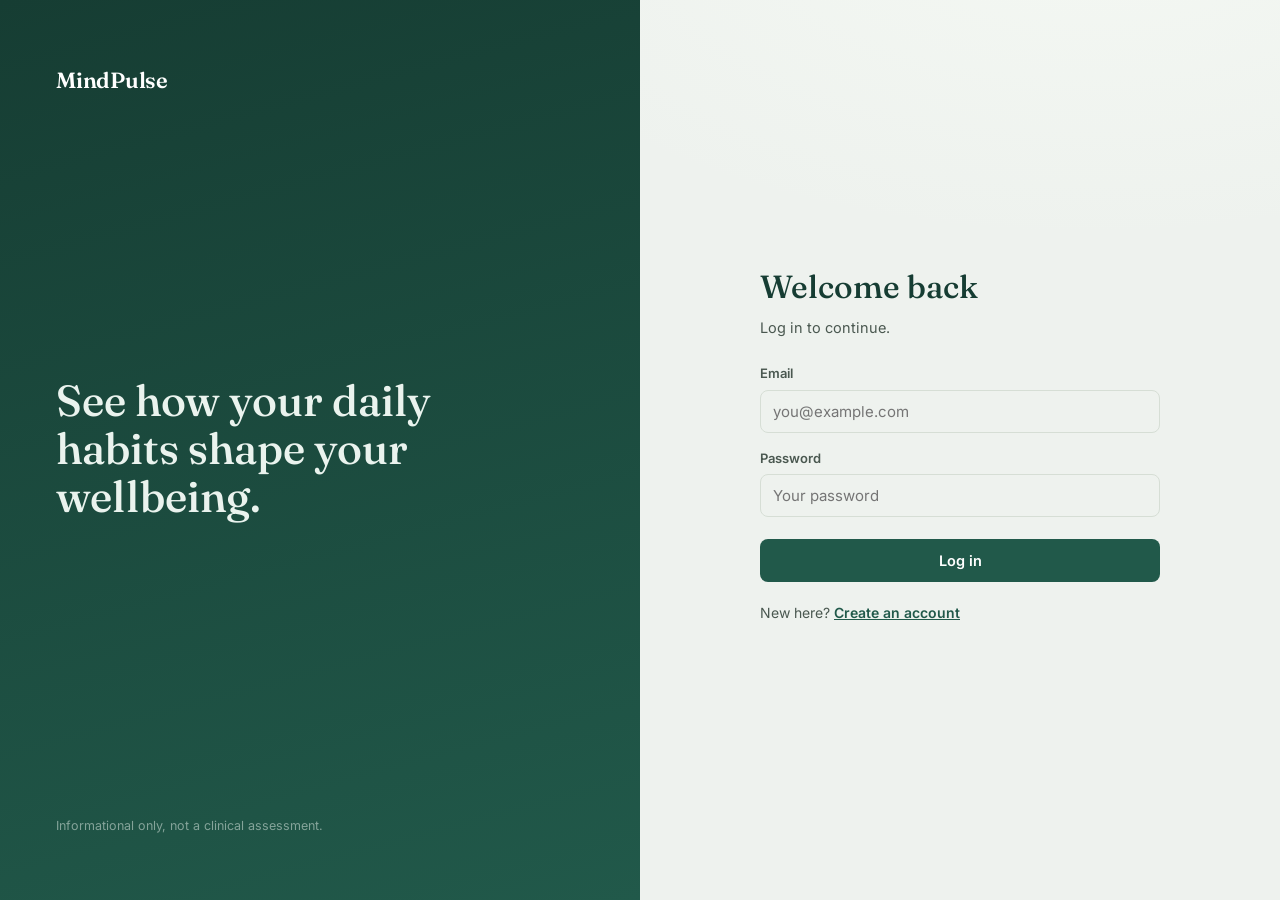
<file: index.html>
<!DOCTYPE html>
<html lang="en">
<head>
<meta charset="UTF-8" />
<meta name="viewport" content="width=device-width, initial-scale=1.0" />
<title>Mental Health Signal — Student Wellness Analytics</title>
<link rel="preconnect" href="https://fonts.googleapis.com">
<link rel="preconnect" href="https://fonts.gstatic.com" crossorigin>
<link href="https://fonts.googleapis.com/css2?family=Fraunces:ital,opsz,wght@0,9..144,400;0,9..144,500;0,9..144,600;1,9..144,500&family=Inter:wght@400;500;600;700&family=JetBrains+Mono:wght@400;500;700&display=swap" rel="stylesheet">
<link rel="stylesheet" href="style.css" />
<link rel="stylesheet" href="app.css" />
</head>
<body>

<div class="noise-overlay" aria-hidden="true"></div>
<div id="nav-root"></div>
<header class="site-header compact">
  <div class="header-inner">
    <span class="eyebrow">Student Wellness Analytics</span>
    <h1 class="title">Mental Health <em>Signal</em></h1>
    <p class="subtitle">A quick read on how habits, screen time, and stress are trending — modeled from your daily rhythm, not a diagnosis.</p>
  </div>
</header>

<main class="layout">

  <!-- FORM PANEL -->
  <section class="panel form-panel" aria-labelledby="form-heading">
    <form id="predict-form" novalidate>

      <fieldset class="group">
        <legend><span class="legend-index">01</span> Profile</legend>
        <div class="grid grid-3">
          <div class="field">
            <label for="age">Age</label>
            <input type="number" id="age" name="age" min="15" max="40" step="1" required placeholder="e.g. 21" />
            <span class="hint">15–40</span>
            <span class="error-msg" data-for="age"></span>
          </div>
          <div class="field">
            <label for="gender">Gender</label>
            <select id="gender" name="gender" required>
              <option value="" disabled selected hidden>Select</option>
              <option value="Male">Male</option>
              <option value="Female">Female</option>
            </select>
            <span class="error-msg" data-for="gender"></span>
          </div>
          <div class="field">
            <label for="country">Country</label>
            <input type="text" id="country" name="country" list="country-list" required placeholder="e.g. India" autocomplete="off" />
            <datalist id="country-list">
              <option value="India"></option>
              <option value="USA"></option>
              <option value="Canada"></option>
              <option value="Australia"></option>
              <option value="UK"></option>
              <option value="Germany"></option>
              <option value="Mexico"></option>
              <option value="Turkey"></option>
              <option value="France"></option>
            </datalist>
            <span class="hint">Not listed? Type it anyway.</span>
            <span class="error-msg" data-for="country"></span>
          </div>
        </div>
      </fieldset>

      <fieldset class="group">
        <legend><span class="legend-index">02</span> Academic &amp; Digital Habits</legend>
        <div class="grid grid-2">
          <div class="field">
            <label for="academic_level">Academic level</label>
            <select id="academic_level" name="academic_level" required>
              <option value="" disabled selected hidden>Select</option>
              <option value="High School">High School</option>
              <option value="Undergraduate">Undergraduate</option>
              <option value="Graduate">Graduate</option>
            </select>
            <span class="error-msg" data-for="academic_level"></span>
          </div>
          <div class="field">
            <label for="most_used_platform">Most-used platform</label>
            <select id="most_used_platform" name="most_used_platform" required>
              <option value="" disabled selected hidden>Select</option>
              <option value="Facebook">Facebook</option>
              <option value="Instagram">Instagram</option>
              <option value="Snapchat">Snapchat</option>
              <option value="Twitter">Twitter</option>
              <option value="YouTube">YouTube</option>
              <option value="TikTok">TikTok</option>
              <option value="LinkedIn">LinkedIn</option>
              <option value="LINE">LINE</option>
              <option value="KakaoTalk">KakaoTalk</option>
              <option value="VKontakte">VKontakte</option>
              <option value="WhatsApp">WhatsApp</option>
              <option value="WeChat">WeChat</option>
            </select>
            <span class="error-msg" data-for="most_used_platform"></span>
          </div>
          <div class="field">
            <label for="purpose_of_use">Primary purpose</label>
            <select id="purpose_of_use" name="purpose_of_use" required>
              <option value="" disabled selected hidden>Select</option>
              <option value="Networking">Networking</option>
              <option value="Education">Education</option>
              <option value="Entertainment">Entertainment</option>
              <option value="News">News</option>
            </select>
            <span class="error-msg" data-for="purpose_of_use"></span>
          </div>
          <div class="field">
            <label for="avg_daily_usage_hours">Avg. daily screen time</label>
            <div class="unit-input">
              <input type="number" id="avg_daily_usage_hours" name="avg_daily_usage_hours" min="0" max="16" step="0.1" required placeholder="0.0" />
              <span class="unit">hrs</span>
            </div>
            <span class="hint">0–16 hrs</span>
            <span class="error-msg" data-for="avg_daily_usage_hours"></span>
          </div>
          <div class="field">
            <label for="daily_unlocks">Daily phone unlocks</label>
            <input type="number" id="daily_unlocks" name="daily_unlocks" min="0" max="500" step="1" required placeholder="e.g. 60" />
            <span class="hint">0–500</span>
            <span class="error-msg" data-for="daily_unlocks"></span>
          </div>
        </div>
      </fieldset>

      <fieldset class="group">
        <legend><span class="legend-index">03</span> Lifestyle &amp; Stress</legend>
        <div class="grid grid-3">
          <div class="field">
            <label for="study_hours">Study hours / day</label>
            <div class="unit-input">
              <input type="number" id="study_hours" name="study_hours" min="0" max="16" step="0.1" required placeholder="0.0" />
              <span class="unit">hrs</span>
            </div>
            <span class="hint">0–16 hrs</span>
            <span class="error-msg" data-for="study_hours"></span>
          </div>
          <div class="field">
            <label for="physical_activity_hours">Physical activity / day</label>
            <div class="unit-input">
              <input type="number" id="physical_activity_hours" name="physical_activity_hours" min="0" max="8" step="0.1" required placeholder="0.0" />
              <span class="unit">hrs</span>
            </div>
            <span class="hint">0–8 hrs</span>
            <span class="error-msg" data-for="physical_activity_hours"></span>
          </div>
          <div class="field">
            <label for="sleep_hours_per_night">Sleep / night</label>
            <div class="unit-input">
              <input type="number" id="sleep_hours_per_night" name="sleep_hours_per_night" min="0" max="14" step="0.1" required placeholder="0.0" />
              <span class="unit">hrs</span>
            </div>
            <span class="hint">0–14 hrs</span>
            <span class="error-msg" data-for="sleep_hours_per_night"></span>
          </div>
          <div class="field field-span">
            <label for="stress_level">Perceived stress level</label>
            <div class="segmented" id="stress_level_group" data-name="stress_level">
              <button type="button" class="seg-btn" data-value="Low">Low</button>
              <button type="button" class="seg-btn" data-value="Medium">Medium</button>
              <button type="button" class="seg-btn" data-value="High">High</button>
              <button type="button" class="seg-btn" data-value="Very High">Very High</button>
            </div>
            <input type="hidden" id="stress_level" name="stress_level" required />
            <span class="error-msg" data-for="stress_level"></span>
          </div>
        </div>
      </fieldset>

      <div class="form-footer">
        <button type="submit" class="submit-btn" id="submit-btn">
          <span class="btn-label">Read my signal</span>
          <span class="btn-spinner" aria-hidden="true"></span>
        </button>
      </div>
    </form>
  </section>

  <!-- RESULT PANEL -->
  <aside class="panel result-panel" aria-live="polite">
    <div class="result-inner" id="result-inner">

      <div class="state state-idle" id="state-idle">
        <svg class="gauge gauge-idle" viewBox="0 0 240 160" aria-hidden="true">
          <path class="gauge-track" d="M 30 140 A 100 100 0 0 1 210 140" />
          <g class="gauge-ticks"></g>
        </svg>
        <p class="idle-label">Your score will appear here</p>
        <p class="idle-copy">Fill in the form and submit to generate a predicted mental health score from 0–10.</p>
      </div>

      <div class="state state-loading" id="state-loading" hidden>
        <div class="pulse-ring"></div>
        <p class="loading-label">Reading the signal…</p>
        <p class="loading-copy">Running your habits through the model.</p>
      </div>

      <div class="state state-result" id="state-result" hidden>
        <svg class="gauge gauge-result" viewBox="0 0 240 160" aria-hidden="true">
          <defs>
            <linearGradient id="gaugeGradient" x1="0%" y1="0%" x2="100%" y2="0%">
              <stop offset="0%" stop-color="#D9534F"/>
              <stop offset="45%" stop-color="#E3B341"/>
              <stop offset="100%" stop-color="#4C9A78"/>
            </linearGradient>
          </defs>
          <path class="gauge-track" d="M 30 140 A 100 100 0 0 1 210 140" />
          <path class="gauge-fill" id="gauge-fill" d="M 30 140 A 100 100 0 0 1 210 140" />
          <g class="gauge-ticks"></g>
          <circle class="gauge-needle-hub" cx="120" cy="140" r="5" />
        </svg>
        <div class="score-readout">
          <span class="score-number" id="score-number">0.0</span>
          <span class="score-max">/10</span>
        </div>
        <p class="score-band" id="score-band">—</p>
        <p class="score-context" id="score-context"></p>
        <button type="button" class="reset-btn" id="reset-btn">Run another read</button>
      </div>

      <div class="state state-error" id="state-error" hidden>
        <div class="error-icon" aria-hidden="true">!</div>
        <p class="error-label" id="error-label"></p>
        <p class="error-copy" id="error-copy"></p>
        <button type="button" class="reset-btn" id="error-retry-btn">Try again</button>
      </div>

    </div>
  </aside>

</main>

<footer class="site-footer">
  <p>Built for informational purposes only — this is not a clinical assessment. If you're struggling, please talk to someone you trust.</p>
</footer>

<script src="auth.js"></script>
<script>if (requireAuth()) renderNav("predict");</script>
<script src="script.js"></script>
</body>
</html>
</file>
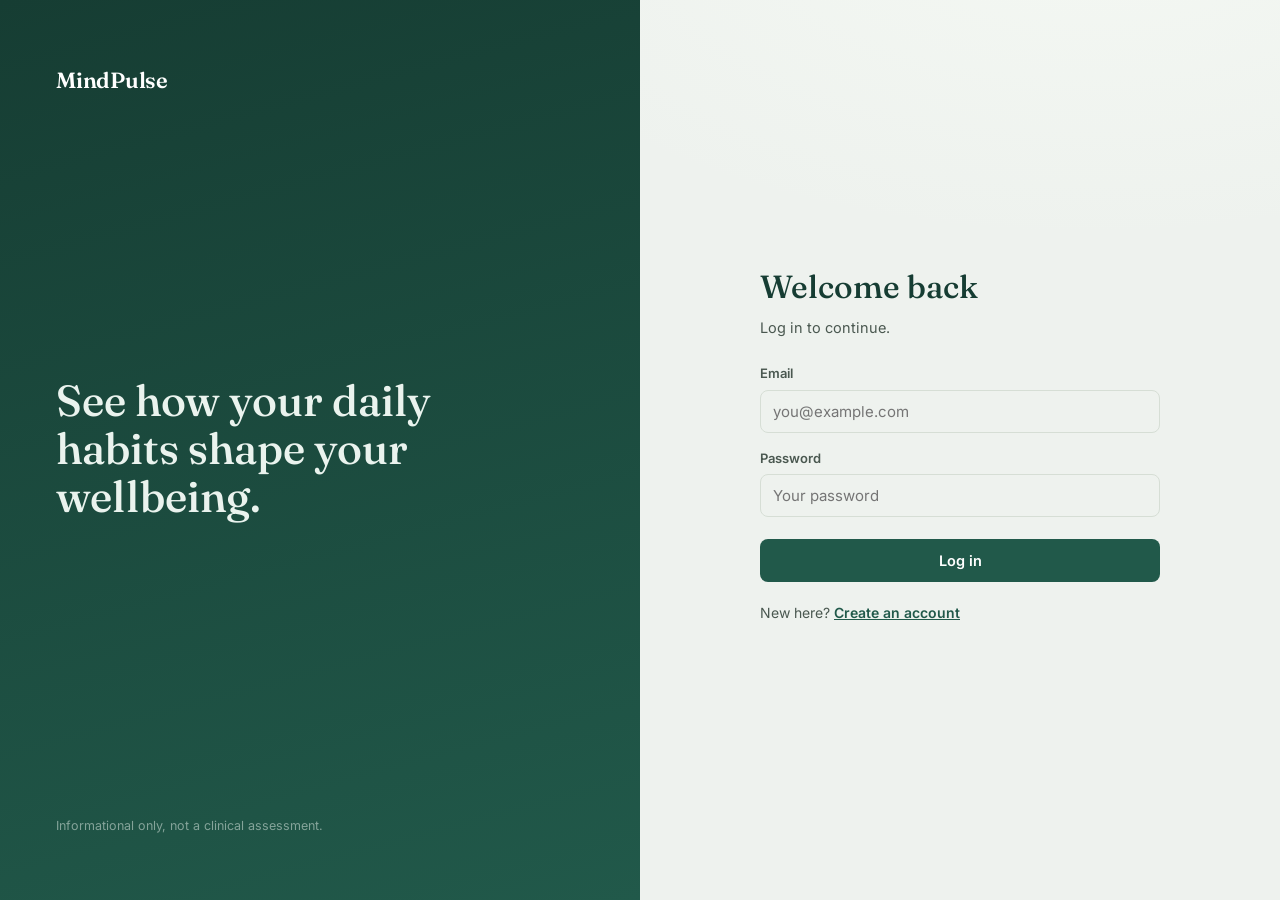
<file: login.html>
<!DOCTYPE html>
<html lang="en">
<head>
<meta charset="UTF-8" />
<meta name="viewport" content="width=device-width, initial-scale=1.0" />
<title>Log in — MindPulse</title>
<link rel="preconnect" href="https://fonts.googleapis.com">
<link rel="preconnect" href="https://fonts.gstatic.com" crossorigin>
<link href="https://fonts.googleapis.com/css2?family=Fraunces:opsz,wght@9..144,400;9..144,500;9..144,600&family=Inter:wght@400;500;600;700&family=JetBrains+Mono:wght@400;700&display=swap" rel="stylesheet">
<link rel="stylesheet" href="style.css" />
<link rel="stylesheet" href="app.css" />
</head>
<body>
<div class="auth-wrap">
  <aside class="auth-aside">
    <a href="login.html" class="brand">MindPulse</a>
    <div>
      <h2>See how your daily habits shape your wellbeing.</h2>
     
    </div>
    <small>Informational only, not a clinical assessment.</small>
  </aside>
  <main class="auth-main">
    <div class="auth-card">
      <h1>Welcome back</h1>
      <p class="lead">Log in to continue.</p>
      <form id="login-form" novalidate>
        <div class="form-alert" id="form-alert" role="alert"></div>
        <div class="field">
          <label for="email">Email</label>
          <input type="text" id="email" autocomplete="email" placeholder="you@example.com" />
        </div>
        <div class="field">
          <label for="password">Password</label>
          <input type="password" id="password" autocomplete="current-password" placeholder="Your password" />
        </div>
        <button type="submit" class="submit-btn" id="submit-btn"><span class="btn-label">Log in</span><span class="btn-spinner" aria-hidden="true"></span></button>
      </form>
      <p class="auth-alt">New here? <a href="register.html">Create an account</a></p>
    </div>
  </main>
</div>
<script src="auth.js"></script>
<script>
  redirectIfLoggedIn();
  const form = document.getElementById("login-form");
  const alertBox = document.getElementById("form-alert");
  const btn = document.getElementById("submit-btn");
  function showAlert(msg) { alertBox.textContent = msg; alertBox.classList.add("show"); }
  form.addEventListener("submit", async (e) => {
    e.preventDefault();
    alertBox.classList.remove("show");
    const email = document.getElementById("email").value.trim();
    const password = document.getElementById("password").value;
    if (!email || !password) return showAlert("Enter your email and password.");
    btn.disabled = true; btn.classList.add("loading");
    try {
      const res = await fetch(API_BASE + "/login", {
        method: "POST", headers: { "Content-Type": "application/json" },
        body: JSON.stringify({ email, password }),
      });
      const body = await res.json().catch(() => ({}));
      if (!res.ok) return showAlert(typeof body.detail === "string" ? body.detail : "Login failed. Check your details.");
      Auth.save(body);
      window.location.replace("index.html");
    } catch (_) {
      showAlert("Can't reach the server at " + API_BASE + ". If it's on Render free tier, wait 30-60s and retry.");
    } finally { btn.disabled = false; btn.classList.remove("loading"); }
  });
</script>
</body>
</html>
</file>
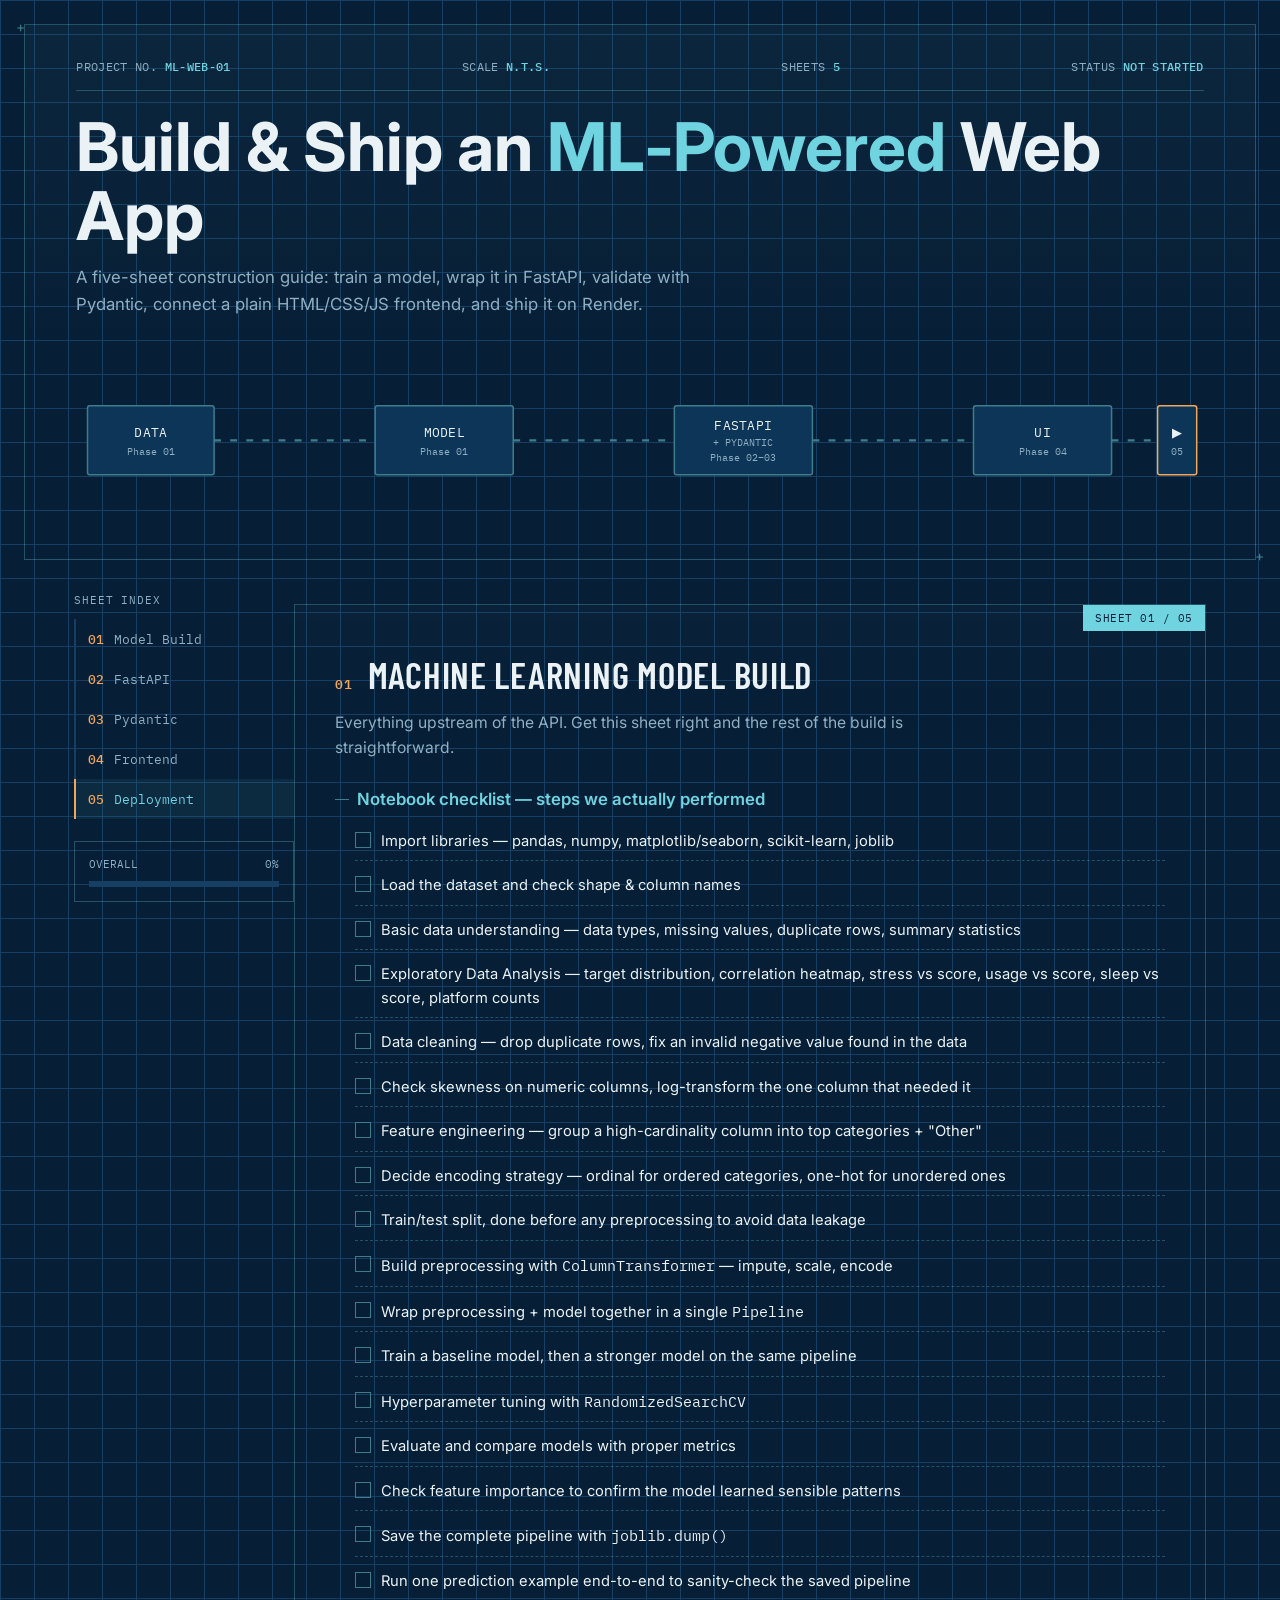
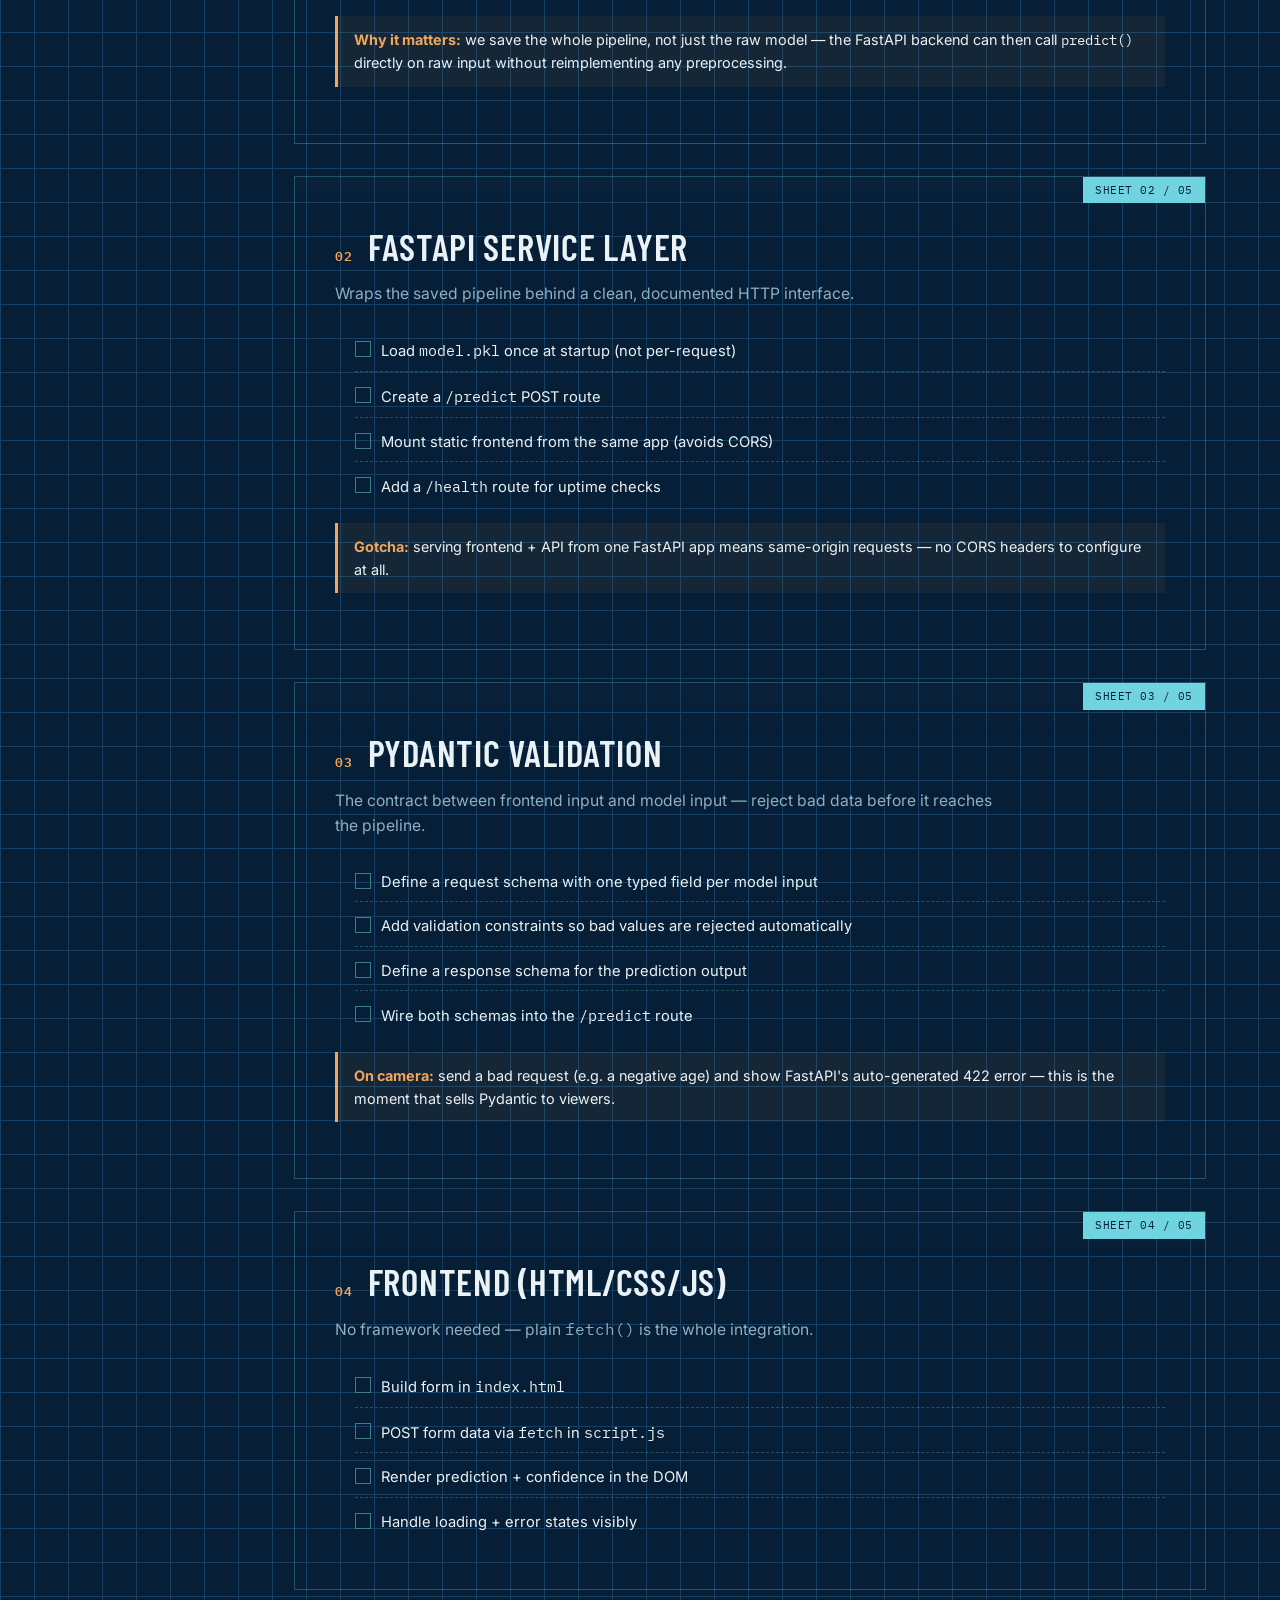
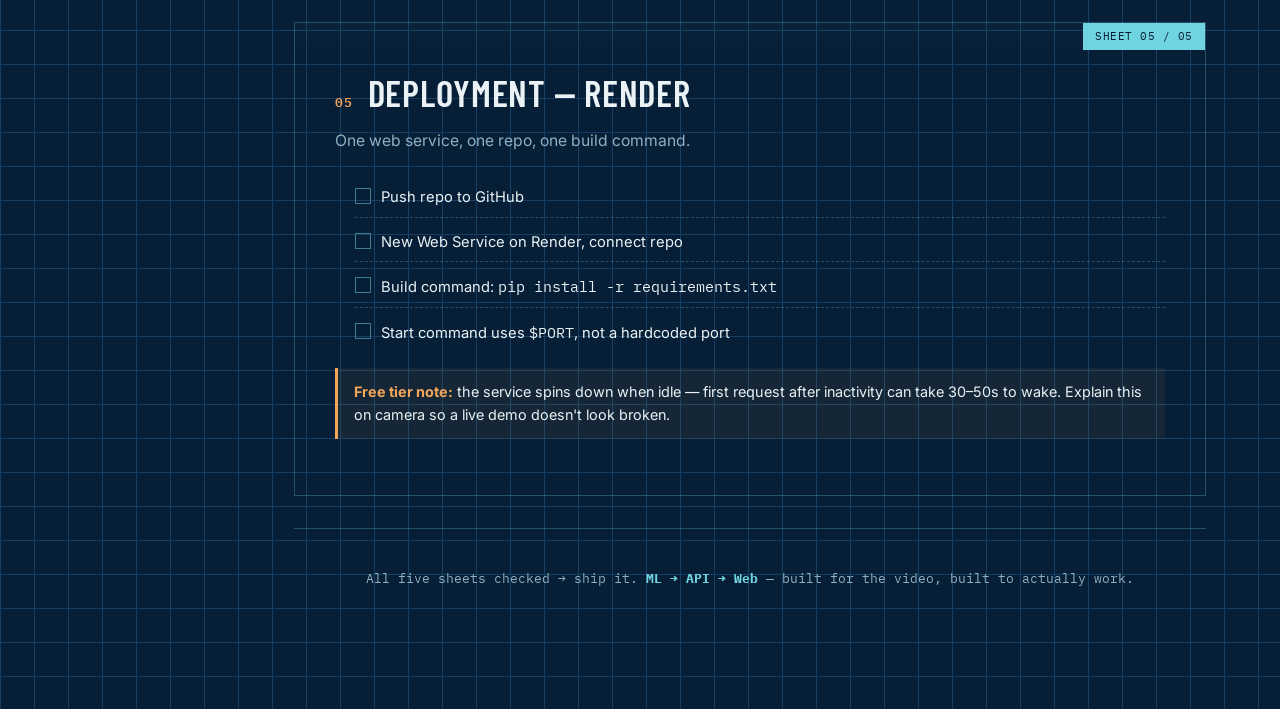
<file: ml.html>
<!DOCTYPE html>
<html lang="en">
<head>
<meta charset="UTF-8">
<meta name="viewport" content="width=device-width, initial-scale=1.0">
<title>ML → API → Web — Build Blueprint</title>
<link rel="preconnect" href="https://fonts.googleapis.com">
<link href="https://fonts.googleapis.com/css2?family=Barlow+Condensed:wght@500;600;700&family=Inter:wght@400;500;600&family=IBM+Plex+Mono:wght@400;500&display=swap" rel="stylesheet">
<style>
  :root{
    --navy:#0A2E4D;
    --navy-deep:#071F36;
    --grid:#163F63;
    --cyan:#6FD3E0;
    --cyan-dim:#3E7E8C;
    --paper:#EAF2F5;
    --slate:#8FAFC2;
    --amber:#F2A65A;
    --sheet:#0D3557;
    --line:rgba(111,211,224,0.28);
  }
  *{box-sizing:border-box; margin:0; padding:0;}
  html{scroll-behavior:smooth;}
  body{
    background:var(--navy-deep);
    background-image:
      linear-gradient(var(--grid) 1px, transparent 1px),
      linear-gradient(90deg, var(--grid) 1px, transparent 1px);
    background-size:34px 34px;
    color:var(--paper);
    font-family:'Inter', sans-serif;
    line-height:1.6;
  }
  ::selection{background:var(--amber); color:var(--navy-deep);}
  a{color:var(--cyan);}

  .display{font-family:'Barlow Condensed', sans-serif; text-transform:uppercase; letter-spacing:0.04em;}
  code, .mono{font-family:'IBM Plex Mono', monospace;}

  /* ===== Title block /  ===== */
  .titleblock{
    border:1px solid var(--line);
    margin:24px;
    padding:32px clamp(20px,4vw,56px);
    position:relative;
    background:linear-gradient(180deg, rgba(111,211,224,0.04), transparent 60%);
  }
  .titleblock::before, .titleblock::after{
    content:'+'; position:absolute; color:var(--cyan-dim); font-size:14px;
  }
  .titleblock::before{top:-9px; left:-9px;}
  .titleblock::after{bottom:-9px; right:-9px;}
  .stamp-row{
    display:flex; justify-content:space-between; flex-wrap:wrap; gap:12px;
    font-family:'IBM Plex Mono', monospace; font-size:12px; color:var(--slate);
    border-bottom:1px solid var(--line); padding-bottom:14px; margin-bottom:22px;
    letter-spacing:0.03em;
  }
  .stamp-row span b{color:var(--cyan); font-weight:500;}
  h1.proj-title{
    font-size:clamp(2.2rem, 5.5vw, 4.2rem);
    line-height:1.02; font-weight:700; color:var(--paper);
  }
  h1.proj-title em{color:var(--cyan); font-style:normal;}
  .proj-sub{color:var(--slate); font-size:1.05rem; margin-top:14px; max-width:640px;}

  /* ===== schematic pipeline ===== */
  .schematic{margin-top:36px; overflow-x:auto;}
  .schematic svg{width:100%; min-width:560px; height:auto; display:block;}
  .flow-line{stroke:var(--cyan-dim); stroke-width:2; fill:none; stroke-dasharray:6 8;
    animation:flow 1.6s linear infinite;}
  @keyframes flow{to{stroke-dashoffset:-56;}}
  .node-box{fill:var(--sheet); stroke:var(--cyan-dim); stroke-width:1.3;}
  .node-box.active{stroke:var(--amber);}
  .node-label{font-family:'IBM Plex Mono', monospace; font-size:11px; fill:var(--paper); letter-spacing:0.02em;}
  .node-sub{font-family:'IBM Plex Mono', monospace; font-size:9px; fill:var(--slate);}

  /* ===== layout ===== */
  .layout{display:grid; grid-template-columns:220px 1fr; gap:0; max-width:1180px; margin:0 auto; padding:0 24px 80px;}
  @media (max-width:860px){ .layout{grid-template-columns:1fr;} }

  /* sidebar */
  .sidebar{position:sticky; top:20px; align-self:start; height:fit-content; padding-top:8px;}
  @media (max-width:860px){
    .sidebar{position:relative; top:0; display:flex; overflow-x:auto; gap:8px; padding:12px 0; margin-bottom:8px;}
  }
  .sheet-index{font-family:'IBM Plex Mono', monospace; font-size:11px; color:var(--slate); text-transform:uppercase; letter-spacing:0.08em; margin-bottom:10px;}
  .nav-item{
    display:flex; align-items:center; gap:10px;
    padding:10px 12px; border-left:2px solid var(--grid);
    font-family:'IBM Plex Mono', monospace; font-size:12.5px; color:var(--slate);
    cursor:pointer; text-decoration:none; transition:.15s;
    white-space:nowrap;
  }
  .nav-item:hover{color:var(--paper); border-left-color:var(--cyan-dim);}
  .nav-item.active{color:var(--cyan); border-left-color:var(--amber); background:rgba(111,211,224,0.06);}
  .nav-item .num{color:var(--amber); font-weight:500;}
  .progress-wrap{margin-top:22px; padding:14px; border:1px solid var(--line);}
  .progress-wrap .label{font-family:'IBM Plex Mono', monospace; font-size:10.5px; color:var(--slate); display:flex; justify-content:space-between; margin-bottom:8px;}
  .progress-bar{height:6px; background:var(--grid); position:relative; overflow:hidden;}
  .progress-fill{height:100%; background:var(--amber); width:0%; transition:width .35s ease;}

  /* main sheets */
  .sheet{
    border:1px solid var(--line); margin:20px 0 32px; padding:clamp(20px,3.5vw,40px);
    position:relative; scroll-margin-top:20px;
    background:linear-gradient(180deg, rgba(255,255,255,0.015), transparent 12%);
  }
  .sheet-corner{
    position:absolute; top:0; right:0; font-family:'IBM Plex Mono', monospace;
    font-size:10.5px; color:var(--navy-deep); background:var(--cyan);
    padding:5px 12px; letter-spacing:0.05em;
  }
  .sheet h2{
    font-family:'Barlow Condensed', sans-serif; text-transform:uppercase; letter-spacing:0.02em;
    font-size:clamp(1.6rem,3vw,2.3rem); color:var(--paper); font-weight:600;
    display:flex; align-items:baseline; gap:14px; margin-bottom:6px;
  }
  .sheet h2 .tag{font-family:'IBM Plex Mono',monospace; font-size:13px; color:var(--amber); letter-spacing:0.1em;}
  .sheet .deck{color:var(--slate); font-size:.98rem; margin-bottom:26px; max-width:680px;}
  .sheet h3{font-size:1.05rem; color:var(--cyan); font-weight:600; margin:26px 0 10px; display:flex; align-items:center; gap:8px;}
  .sheet h3::before{content:''; width:14px; height:1px; background:var(--cyan-dim); display:inline-block;}
  .sheet p{color:var(--paper); font-size:.95rem; margin-bottom:10px; max-width:700px;}
  .sheet ul{margin:8px 0 8px 20px; color:var(--paper); font-size:.94rem;}
  .sheet ul li{margin-bottom:6px;}
  .sheet ul li b{color:var(--cyan);}

  /* checklist */
  .checklist{list-style:none; margin:12px 0 4px; padding:0;}
  .checklist li{
    display:flex; align-items:flex-start; gap:10px; padding:7px 0;
    border-bottom:1px dashed var(--line); font-size:.92rem;
  }
  .checklist li:last-child{border-bottom:none;}
  .checklist input[type=checkbox]{
    appearance:none; width:16px; height:16px; min-width:16px; margin-top:2px;
    border:1px solid var(--cyan-dim); background:transparent; cursor:pointer; position:relative;
  }
  .checklist input[type=checkbox]:checked{background:var(--amber); border-color:var(--amber);}
  .checklist input[type=checkbox]:checked::after{
    content:'✓'; position:absolute; top:-3px; left:2px; font-size:12px; color:var(--navy-deep);
  }
  .checklist label{cursor:pointer;}
  .checklist li.done label{color:var(--slate); text-decoration:line-through;}

  /* code blocks */
  .code-wrap{position:relative; margin:14px 0 18px;}
  pre{
    background:var(--navy-deep); border:1px solid var(--line); padding:16px 18px;
    overflow-x:auto; font-size:.83rem; color:#CFE9EE; border-left:3px solid var(--cyan-dim);
  }
  .copy-btn{
    position:absolute; top:8px; right:8px; font-family:'IBM Plex Mono',monospace; font-size:10.5px;
    background:var(--sheet); color:var(--slate); border:1px solid var(--line);
    padding:4px 9px; cursor:pointer; letter-spacing:.04em; transition:.15s;
  }
  .copy-btn:hover{color:var(--cyan); border-color:var(--cyan-dim);}
  .copy-btn.copied{color:var(--amber); border-color:var(--amber);}

  /* accordion */
  .accordion{border:1px solid var(--line); margin:14px 0;}
  .accordion-head{
    display:flex; justify-content:space-between; align-items:center; cursor:pointer;
    padding:12px 16px; font-family:'IBM Plex Mono', monospace; font-size:.85rem; color:var(--cyan);
    user-select:none;
  }
  .accordion-head .plus{color:var(--amber); transition:transform .2s;}
  .accordion.open .plus{transform:rotate(45deg);}
  .accordion-body{max-height:0; overflow:hidden; transition:max-height .3s ease; padding:0 16px;}
  .accordion.open .accordion-body{padding:4px 16px 16px;}

  /* tabs */
  .tabs{display:flex; gap:4px; margin:16px 0 0; flex-wrap:wrap;}
  .tab-btn{
    font-family:'IBM Plex Mono',monospace; font-size:.78rem; padding:8px 14px;
    background:var(--sheet); color:var(--slate); border:1px solid var(--line); cursor:pointer;
  }
  .tab-btn.active{color:var(--navy-deep); background:var(--cyan); border-color:var(--cyan);}
  .tab-panel{display:none; border:1px solid var(--line); border-top:none; padding:16px;}
  .tab-panel.active{display:block;}

  .callout{
    border-left:3px solid var(--amber); background:rgba(242,166,90,0.06);
    padding:12px 16px; margin:16px 0; font-size:.9rem; color:var(--paper);
  }
  .callout b{color:var(--amber);}

  footer{
    text-align:center; padding:40px 24px; color:var(--slate); font-family:'IBM Plex Mono', monospace;
    font-size:.8rem; border-top:1px solid var(--line); margin-top:20px;
  }
  footer b{color:var(--cyan);}
</style>
</head>
<body>

<div class="titleblock">
  <div class="stamp-row">
    <span>PROJECT NO. <b>ML-WEB-01</b></span>
    <span>SCALE <b>N.T.S.</b></span>
    <span>SHEETS <b id="sheetCountLabel">5</b></span>
    <span>STATUS <b id="statusStamp">IN PROGRESS</b></span>
  </div>
  <h1 class="proj-title">Build &amp; Ship an <em>ML‑Powered</em> Web App</h1>
  <p class="proj-sub">A five-sheet construction guide: train a model, wrap it in FastAPI, validate with Pydantic, connect a plain HTML/CSS/JS frontend, and ship it on Render.</p>

  <div class="schematic">
    <svg viewBox="0 0 980 150" id="pipelineSvg">
      <!-- connecting lines -->
      <path class="flow-line" d="M120,75 L260,75"></path>
      <path class="flow-line" d="M380,75 L520,75"></path>
      <path class="flow-line" d="M640,75 L780,75"></path>
      <path class="flow-line" d="M900,75 L940,75"></path>
      <!-- nodes -->
      <g id="node-0"><rect class="node-box" x="10" y="45" width="110" height="60" rx="2"></rect>
        <text class="node-label" x="65" y="72" text-anchor="middle">DATA</text>
        <text class="node-sub" x="65" y="88" text-anchor="middle">Phase 01</text></g>
      <g id="node-1"><rect class="node-box" x="260" y="45" width="120" height="60" rx="2"></rect>
        <text class="node-label" x="320" y="72" text-anchor="middle">MODEL</text>
        <text class="node-sub" x="320" y="88" text-anchor="middle">Phase 01</text></g>
      <g id="node-2"><rect class="node-box" x="520" y="45" width="120" height="60" rx="2"></rect>
        <text class="node-label" x="580" y="66" text-anchor="middle">FASTAPI</text>
        <text class="node-sub" x="580" y="80" text-anchor="middle">+ PYDANTIC</text>
        <text class="node-sub" x="580" y="93" text-anchor="middle">Phase 02–03</text></g>
      <g id="node-3"><rect class="node-box" x="780" y="45" width="120" height="60" rx="2"></rect>
        <text class="node-label" x="840" y="72" text-anchor="middle">UI</text>
        <text class="node-sub" x="840" y="88" text-anchor="middle">Phase 04</text></g>
      <g id="node-4"><rect class="node-box" x="940" y="45" width="34" height="60" rx="2"></rect>
        <text class="node-label" x="957" y="72" text-anchor="middle" font-size="9">▶</text>
        <text class="node-sub" x="957" y="88" text-anchor="middle">05</text></g>
    </svg>
  </div>
</div>

<div class="layout">
  <aside class="sidebar">
    <div class="sheet-index">Sheet Index</div>
    <a class="nav-item" data-target="phase1"><span class="num">01</span> Model Build</a>
    <a class="nav-item" data-target="phase2"><span class="num">02</span> FastAPI</a>
    <a class="nav-item" data-target="phase3"><span class="num">03</span> Pydantic</a>
    <a class="nav-item" data-target="phase4"><span class="num">04</span> Frontend</a>
    <a class="nav-item" data-target="phase5"><span class="num">05</span> Deployment</a>

    <div class="progress-wrap">
      <div class="label"><span>OVERALL</span><span id="overallPct">0%</span></div>
      <div class="progress-bar"><div class="progress-fill" id="overallFill"></div></div>
    </div>
  </aside>

  <main>

    <!-- PHASE 1 -->
    <section class="sheet" id="phase1">
      <div class="sheet-corner">SHEET 01 / 05</div>
      <h2><span class="tag">01</span> Machine Learning Model Build</h2>
      <p class="deck">Everything upstream of the API. Get this sheet right and the rest of the build is straightforward.</p>

      <h3>Notebook checklist — steps we actually performed</h3>
      <ul class="checklist" data-phase="1">
        <li><input type="checkbox" id="c1-1"><label for="c1-1">Import libraries — pandas, numpy, matplotlib/seaborn, scikit-learn, joblib</label></li>
        <li><input type="checkbox" id="c1-2"><label for="c1-2">Load the dataset and check shape &amp; column names</label></li>
        <li><input type="checkbox" id="c1-3"><label for="c1-3">Basic data understanding — data types, missing values, duplicate rows, summary statistics</label></li>
        <li><input type="checkbox" id="c1-4"><label for="c1-4">Exploratory Data Analysis — target distribution, correlation heatmap, stress vs score, usage vs score, sleep vs score, platform counts</label></li>
        <li><input type="checkbox" id="c1-5"><label for="c1-5">Data cleaning — drop duplicate rows, fix an invalid negative value found in the data</label></li>
        <li><input type="checkbox" id="c1-6"><label for="c1-6">Check skewness on numeric columns, log-transform the one column that needed it</label></li>
        <li><input type="checkbox" id="c1-7"><label for="c1-7">Feature engineering — group a high-cardinality column into top categories + "Other"</label></li>
        <li><input type="checkbox" id="c1-8"><label for="c1-8">Decide encoding strategy — ordinal for ordered categories, one-hot for unordered ones</label></li>
        <li><input type="checkbox" id="c1-9"><label for="c1-9">Train/test split, done before any preprocessing to avoid data leakage</label></li>
        <li><input type="checkbox" id="c1-10"><label for="c1-10">Build preprocessing with <code>ColumnTransformer</code> — impute, scale, encode</label></li>
        <li><input type="checkbox" id="c1-11"><label for="c1-11">Wrap preprocessing + model together in a single <code>Pipeline</code></label></li>
        <li><input type="checkbox" id="c1-12"><label for="c1-12">Train a baseline model, then a stronger model on the same pipeline</label></li>
        <li><input type="checkbox" id="c1-13"><label for="c1-13">Hyperparameter tuning with <code>RandomizedSearchCV</code></label></li>
        <li><input type="checkbox" id="c1-14"><label for="c1-14">Evaluate and compare models with proper metrics</label></li>
        <li><input type="checkbox" id="c1-15"><label for="c1-15">Check feature importance to confirm the model learned sensible patterns</label></li>
        <li><input type="checkbox" id="c1-16"><label for="c1-16">Save the complete pipeline with <code>joblib.dump()</code></label></li>
        <li><input type="checkbox" id="c1-17"><label for="c1-17">Run one prediction example end-to-end to sanity-check the saved pipeline</label></li>
      </ul>

      <div class="callout"><b>Why it matters:</b> we save the whole pipeline, not just the raw model — the FastAPI backend can then call <code>predict()</code> directly on raw input without reimplementing any preprocessing.</div>
    </section>

    <!-- PHASE 2 -->
    <section class="sheet" id="phase2">
      <div class="sheet-corner">SHEET 02 / 05</div>
      <h2><span class="tag">02</span> FastAPI Service Layer</h2>
      <p class="deck">Wraps the saved pipeline behind a clean, documented HTTP interface.</p>

      <ul class="checklist" data-phase="2">
        <li><input type="checkbox" id="c2-1"><label for="c2-1">Load <code>model.pkl</code> once at startup (not per-request)</label></li>
        <li><input type="checkbox" id="c2-2"><label for="c2-2">Create a <code>/predict</code> POST route</label></li>
        <li><input type="checkbox" id="c2-3"><label for="c2-3">Mount static frontend from the same app (avoids CORS)</label></li>
        <li><input type="checkbox" id="c2-4"><label for="c2-4">Add a <code>/health</code> route for uptime checks</label></li>
      </ul>

      <div class="callout"><b>Gotcha:</b> serving frontend + API from one FastAPI app means same-origin requests — no CORS headers to configure at all.</div>
    </section>

    <!-- PHASE 3 -->
    <section class="sheet" id="phase3">
      <div class="sheet-corner">SHEET 03 / 05</div>
      <h2><span class="tag">03</span> Pydantic Validation</h2>
      <p class="deck">The contract between frontend input and model input — reject bad data before it reaches the pipeline.</p>

      <ul class="checklist" data-phase="3">
        <li><input type="checkbox" id="c3-1"><label for="c3-1">Define a request schema with one typed field per model input</label></li>
        <li><input type="checkbox" id="c3-2"><label for="c3-2">Add validation constraints so bad values are rejected automatically</label></li>
        <li><input type="checkbox" id="c3-3"><label for="c3-3">Define a response schema for the prediction output</label></li>
        <li><input type="checkbox" id="c3-4"><label for="c3-4">Wire both schemas into the <code>/predict</code> route</label></li>
      </ul>

      <div class="callout"><b>On camera:</b> send a bad request (e.g. a negative age) and show FastAPI's auto-generated 422 error — this is the moment that sells Pydantic to viewers.</div>
    </section>

    <!-- PHASE 4 -->
    <section class="sheet" id="phase4">
      <div class="sheet-corner">SHEET 04 / 05</div>
      <h2><span class="tag">04</span> Frontend (HTML/CSS/JS)</h2>
      <p class="deck">No framework needed — plain <code>fetch()</code> is the whole integration.</p>

      <ul class="checklist" data-phase="4">
        <li><input type="checkbox" id="c4-1"><label for="c4-1">Build form in <code>index.html</code></label></li>
        <li><input type="checkbox" id="c4-2"><label for="c4-2">POST form data via <code>fetch</code> in <code>script.js</code></label></li>
        <li><input type="checkbox" id="c4-3"><label for="c4-3">Render prediction + confidence in the DOM</label></li>
        <li><input type="checkbox" id="c4-4"><label for="c4-4">Handle loading + error states visibly</label></li>
      </ul>

    </section>

    <!-- PHASE 5 -->
    <section class="sheet" id="phase5">
      <div class="sheet-corner">SHEET 05 / 05</div>
      <h2><span class="tag">05</span> Deployment — Render</h2>
      <p class="deck">One web service, one repo, one build command.</p>

      <ul class="checklist" data-phase="5">
        <li><input type="checkbox" id="c5-1"><label for="c5-1">Push repo to GitHub</label></li>
        <li><input type="checkbox" id="c5-2"><label for="c5-2">New Web Service on Render, connect repo</label></li>
        <li><input type="checkbox" id="c5-3"><label for="c5-3">Build command: <code>pip install -r requirements.txt</code></label></li>
        <li><input type="checkbox" id="c5-4"><label for="c5-4">Start command uses <code>$PORT</code>, not a hardcoded port</label></li>
      </ul>

      <div class="callout"><b>Free tier note:</b> the service spins down when idle — first request after inactivity can take 30–50s to wake. Explain this on camera so a live demo doesn't look broken.</div>
    </section>

    <footer>
      All five sheets checked → ship it. <b>ML → API → Web</b> — built for the video, built to actually work.
    </footer>
  </main>
</div>

<script>
(function(){

  const phases = {1:8, 2:4, 3:0, 4:4, 5:4}
  const allBoxes = Array.from(document.querySelectorAll('.checklist input[type=checkbox]'));

  function updateProgress(){
    const total = allBoxes.length;
    const checked = allBoxes.filter(b => b.checked).length;
    const pct = total ? Math.round((checked/total)*100) : 0;
    document.getElementById('overallPct').textContent = pct + '%';
    document.getElementById('overallFill').style.width = pct + '%';
    document.getElementById('statusStamp').textContent = pct === 100 ? 'COMPLETE' : (pct === 0 ? 'NOT STARTED' : 'IN PROGRESS');
  }

  allBoxes.forEach(box => {
    box.addEventListener('change', () => {
      box.closest('li').classList.toggle('done', box.checked);
      updateProgress();
    });
  });
  updateProgress();

  // ---- copy buttons ----
  document.querySelectorAll('.copy-btn').forEach(btn => {
    btn.addEventListener('click', () => {
      const pre = btn.nextElementSibling;
      navigator.clipboard.writeText(pre.textContent).then(() => {
        btn.textContent = 'COPIED';
        btn.classList.add('copied');
        setTimeout(() => { btn.textContent = 'COPY'; btn.classList.remove('copied'); }, 1400);
      });
    });
  });

  // ---- accordion ----
  document.querySelectorAll('.accordion-head').forEach(head => {
    head.addEventListener('click', () => {
      const acc = head.parentElement;
      const body = acc.querySelector('.accordion-body');
      const isOpen = acc.classList.toggle('open');
      body.style.maxHeight = isOpen ? body.scrollHeight + 'px' : '0px';
    });
  });

  // ---- tabs ----
  document.querySelectorAll('[data-tabgroup]').forEach(group => {
    const buttons = group.querySelectorAll('.tab-btn');
    buttons.forEach(btn => {
      btn.addEventListener('click', () => {
        buttons.forEach(b => b.classList.remove('active'));
        btn.classList.add('active');
        const panels = group.parentElement.querySelectorAll('.tab-panel');
        panels.forEach(p => p.classList.toggle('active', p.dataset.panel === btn.dataset.tab));
      });
    });
  });

  // ---- sidebar nav + scroll spy ----
  const navItems = document.querySelectorAll('.nav-item');
  const sections = Array.from(navItems).map(n => document.getElementById(n.dataset.target));

  navItems.forEach(item => {
    item.addEventListener('click', (e) => {
      e.preventDefault();
      document.getElementById(item.dataset.target).scrollIntoView({behavior:'smooth', block:'start'});
    });
  });

  const observer = new IntersectionObserver((entries) => {
    entries.forEach(entry => {
      if (entry.isIntersecting){
        navItems.forEach(n => n.classList.toggle('active', n.dataset.target === entry.target.id));
        const idx = sections.findIndex(s => s.id === entry.target.id);
        document.querySelectorAll('.node-box').forEach(nb => nb.classList.remove('active'));
        const node = document.getElementById('node-' + Math.min(idx, 4));
        if (node) node.querySelector('.node-box').classList.add('active');
      }
    });
  }, {rootMargin: '-40% 0px -50% 0px'});

  sections.forEach(s => s && observer.observe(s));
})();
</script>

</body>
</html>
</file>
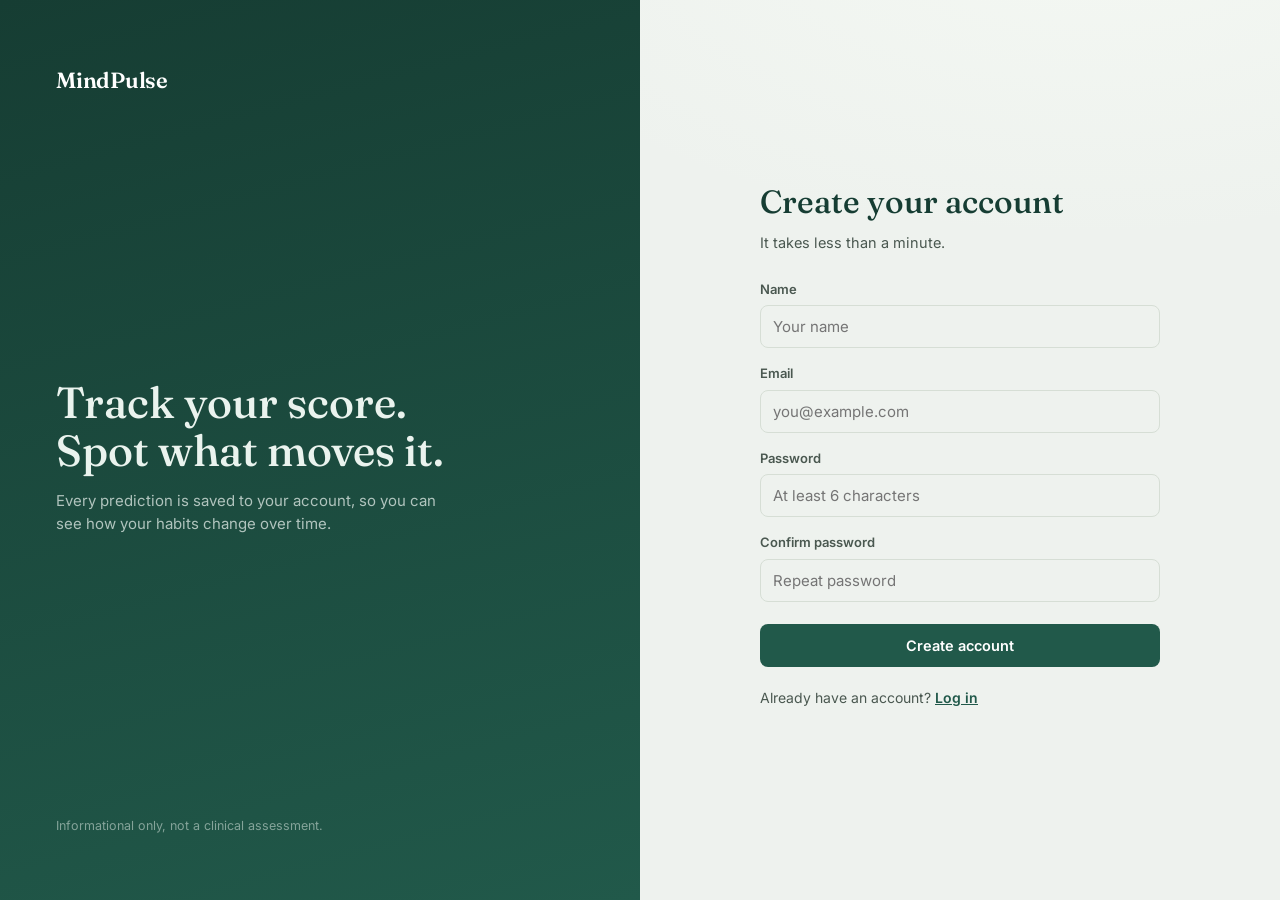
<file: register.html>
<!DOCTYPE html>
<html lang="en">
<head>
<meta charset="UTF-8" />
<meta name="viewport" content="width=device-width, initial-scale=1.0" />
<title>Create account — MindPulse</title>
<link rel="preconnect" href="https://fonts.googleapis.com">
<link rel="preconnect" href="https://fonts.gstatic.com" crossorigin>
<link href="https://fonts.googleapis.com/css2?family=Fraunces:opsz,wght@9..144,400;9..144,500;9..144,600&family=Inter:wght@400;500;600;700&family=JetBrains+Mono:wght@400;700&display=swap" rel="stylesheet">
<link rel="stylesheet" href="style.css" />
<link rel="stylesheet" href="app.css" />
</head>
<body>
<div class="auth-wrap">
  <aside class="auth-aside">
    <a href="login.html" class="brand">MindPulse</a>
    <div>
      <h2>Track your score. Spot what moves it.</h2>
      <p>Every prediction is saved to your account, so you can see how your habits change over time.</p>
    </div>
    <small>Informational only, not a clinical assessment.</small>
  </aside>
  <main class="auth-main">
    <div class="auth-card">
      <h1>Create your account</h1>
      <p class="lead">It takes less than a minute.</p>
      <form id="register-form" novalidate>
        <div class="form-alert" id="form-alert" role="alert"></div>
        <div class="field">
          <label for="name">Name</label>
          <input type="text" id="name" autocomplete="name" placeholder="Your name" />
        </div>
        <div class="field">
          <label for="email">Email</label>
          <input type="text" id="email" autocomplete="email" placeholder="you@example.com" />
        </div>
        <div class="field">
          <label for="password">Password</label>
          <input type="password" id="password" autocomplete="new-password" placeholder="At least 6 characters" />
        </div>
        <div class="field">
          <label for="confirm">Confirm password</label>
          <input type="password" id="confirm" autocomplete="new-password" placeholder="Repeat password" />
        </div>
        <button type="submit" class="submit-btn" id="submit-btn"><span class="btn-label">Create account</span><span class="btn-spinner" aria-hidden="true"></span></button>
      </form>
      <p class="auth-alt">Already have an account? <a href="login.html">Log in</a></p>
    </div>
  </main>
</div>
<script src="auth.js"></script>
<script>
  redirectIfLoggedIn();
  const form = document.getElementById("register-form");
  const alertBox = document.getElementById("form-alert");
  const btn = document.getElementById("submit-btn");
  const $ = (id) => document.getElementById(id);
  function showAlert(msg) { alertBox.textContent = msg; alertBox.classList.add("show"); }
  form.addEventListener("submit", async (e) => {
    e.preventDefault();
    alertBox.classList.remove("show");
    const name = $("name").value.trim(), email = $("email").value.trim(), password = $("password").value;
    if (name.length < 2) return showAlert("Enter your name (at least 2 characters).");
    if (!/^[^@\s]+@[^@\s]+\.[^@\s]+$/.test(email)) return showAlert("Enter a valid email address.");
    if (password.length < 6) return showAlert("Password must be at least 6 characters.");
    if (password !== $("confirm").value) return showAlert("Passwords don't match.");
    btn.disabled = true; btn.classList.add("loading");
    try {
      const res = await fetch(API_BASE + "/register", {
        method: "POST", headers: { "Content-Type": "application/json" },
        body: JSON.stringify({ name, email, password }),
      });
      const body = await res.json().catch(() => ({}));
      if (!res.ok) return showAlert(typeof body.detail === "string" ? body.detail : "Could not create the account. Check your details.");
      Auth.save(body);
      window.location.replace("index.html");
    } catch (_) {
      showAlert("Can't reach the server at " + API_BASE + ". If it's on Render free tier, wait 30-60s and retry.");
    } finally { btn.disabled = false; btn.classList.remove("loading"); }
  });
</script>
</body>
</html>
</file>
<file: style.css>
/* =========================================================
   TOKENS
   ========================================================= */
:root {
  --ink:        #182420;
  --ink-soft:   #4A5850;
  --paper:      #EEF2EE;
  --paper-deep: #E2E8E1;
  --surface:    #FFFFFF;
  --line:       #D6DED5;

  --pine:       #21594A;
  --pine-deep:  #163D33;
  --pine-tint:  #E4EFE9;

  --amber:      #E3B341;
  --coral:      #D9534F;
  --sage:       #4C9A78;

  --font-display: 'Fraunces', Georgia, serif;
  --font-body:    'Inter', -apple-system, sans-serif;
  --font-mono:    'JetBrains Mono', 'SFMono-Regular', monospace;

  --radius-sm: 8px;
  --radius-md: 14px;
  --radius-lg: 22px;

  --shadow-card: 0 1px 2px rgba(24,36,32,0.04), 0 12px 28px -8px rgba(24,36,32,0.10);
  --shadow-lift: 0 2px 4px rgba(24,36,32,0.06), 0 20px 40px -12px rgba(22,61,51,0.20);
}

* { box-sizing: border-box; }

html { -webkit-font-smoothing: antialiased; }

body {
  margin: 0;
  background:
    radial-gradient(1200px 600px at 85% -10%, #F4F8F3 0%, transparent 55%),
    var(--paper);
  color: var(--ink);
  font-family: var(--font-body);
  line-height: 1.5;
  position: relative;
}

.noise-overlay {
  position: fixed;
  inset: 0;
  pointer-events: none;
  z-index: 0;
  opacity: 0.025;
  background-image: url("data:image/svg+xml,%3Csvg xmlns='http://www.w3.org/2000/svg' width='90' height='90'%3E%3Cfilter id='n'%3E%3CfeTurbulence type='fractalNoise' baseFrequency='0.9' numOctaves='2' stitchTiles='stitch'/%3E%3C/filter%3E%3Crect width='100%25' height='100%25' filter='url(%23n)'/%3E%3C/svg%3E");
}

/* =========================================================
   HEADER
   ========================================================= */
.site-header {
  padding: 64px 24px 32px;
  position: relative;
  z-index: 1;
}

.header-inner {
  max-width: 1180px;
  margin: 0 auto;
}

.eyebrow {
  display: inline-block;
  font-family: var(--font-mono);
  font-size: 12px;
  letter-spacing: 0.14em;
  text-transform: uppercase;
  color: var(--pine);
  background: var(--pine-tint);
  padding: 5px 12px;
  border-radius: 100px;
  margin-bottom: 18px;
}

.title {
  font-family: var(--font-display);
  font-weight: 500;
  font-size: clamp(2.4rem, 5vw, 3.6rem);
  line-height: 1.05;
  margin: 0 0 14px;
  letter-spacing: -0.01em;
  color: var(--pine-deep);
}

.title em {
  font-style: italic;
  font-weight: 500;
  color: var(--pine);
}

.subtitle {
  max-width: 560px;
  font-size: 16px;
  color: var(--ink-soft);
  margin: 0;
}

/* =========================================================
   LAYOUT
   ========================================================= */
.layout {
  max-width: 1180px;
  margin: 0 auto;
  padding: 0 24px 40px;
  display: grid;
  grid-template-columns: 1.5fr 1fr;
  gap: 24px;
  align-items: start;
  position: relative;
  z-index: 1;
}

.panel {
  background: var(--surface);
  border-radius: var(--radius-lg);
  border: 1px solid var(--line);
  box-shadow: var(--shadow-card);
}

.form-panel { padding: 8px 32px 32px; }

.result-panel {
  position: sticky;
  top: 24px;
  min-height: 520px;
  background: linear-gradient(165deg, var(--pine-deep) 0%, var(--pine) 100%);
  border: none;
  box-shadow: var(--shadow-lift);
  display: flex;
  color: #EAF3EE;
}

/* =========================================================
   FORM
   ========================================================= */
fieldset.group {
  border: none;
  margin: 0;
  padding: 28px 0;
  border-bottom: 1px solid var(--line);
}
fieldset.group:last-of-type { border-bottom: none; padding-bottom: 8px; }

legend {
  font-family: var(--font-body);
  font-weight: 600;
  font-size: 13px;
  letter-spacing: 0.02em;
  color: var(--ink);
  display: flex;
  align-items: center;
  gap: 10px;
  padding: 0;
  margin-bottom: 18px;
}

.legend-index {
  font-family: var(--font-mono);
  font-size: 11px;
  color: var(--pine);
  background: var(--pine-tint);
  width: 22px;
  height: 22px;
  border-radius: 6px;
  display: inline-flex;
  align-items: center;
  justify-content: center;
}

.grid {
  display: grid;
  gap: 18px;
}
.grid-2 { grid-template-columns: repeat(2, 1fr); }
.grid-3 { grid-template-columns: repeat(3, 1fr); }

.field { display: flex; flex-direction: column; gap: 6px; position: relative; }
.field-span { grid-column: 1 / -1; }

label {
  font-size: 13px;
  font-weight: 600;
  color: var(--ink-soft);
}

input[type="text"],
input[type="number"],
select {
  font-family: var(--font-body);
  font-size: 15px;
  color: var(--ink);
  background: var(--paper);
  border: 1.5px solid var(--line);
  border-radius: var(--radius-sm);
  padding: 11px 12px;
  width: 100%;
  transition: border-color 0.15s ease, background 0.15s ease, box-shadow 0.15s ease;
  appearance: none;
}

select {
  background-image: url("data:image/svg+xml,%3Csvg xmlns='http://www.w3.org/2000/svg' width='14' height='9'%3E%3Cpath d='M1 1l6 6 6-6' stroke='%234A5850' stroke-width='1.6' fill='none' stroke-linecap='round'/%3E%3C/svg%3E");
  background-repeat: no-repeat;
  background-position: right 12px center;
  padding-right: 34px;
  cursor: pointer;
}

input:hover, select:hover { border-color: #B9C6B7; }

input:focus, select:focus {
  outline: none;
  border-color: var(--pine);
  background: var(--surface);
  box-shadow: 0 0 0 3px var(--pine-tint);
}

input:invalid:not(:placeholder-shown):not(:focus) {
  border-color: var(--coral);
}

.field.field-error input,
.field.field-error select {
  border-color: var(--coral);
  background: #FBEEEE;
}

.unit-input { position: relative; }
.unit-input input { padding-right: 44px; }
.unit-input .unit {
  position: absolute;
  right: 12px;
  top: 50%;
  transform: translateY(-50%);
  font-family: var(--font-mono);
  font-size: 12px;
  color: var(--ink-soft);
  pointer-events: none;
}

.hint {
  font-size: 11.5px;
  color: #90A096;
}

.error-msg {
  font-size: 12px;
  color: var(--coral);
  min-height: 0;
  display: none;
}
.field.field-error .error-msg { display: block; }

/* segmented control for stress level */
.segmented {
  display: grid;
  grid-template-columns: repeat(4, 1fr);
  gap: 8px;
}

.seg-btn {
  font-family: var(--font-body);
  font-size: 13px;
  font-weight: 600;
  color: var(--ink-soft);
  background: var(--paper);
  border: 1.5px solid var(--line);
  border-radius: var(--radius-sm);
  padding: 10px 8px;
  cursor: pointer;
  transition: all 0.15s ease;
}
.seg-btn:hover { border-color: #B9C6B7; color: var(--ink); }
.seg-btn.active {
  background: var(--pine);
  border-color: var(--pine);
  color: #fff;
}
.seg-btn[data-value="Very High"].active { background: var(--coral); border-color: var(--coral); }
.seg-btn[data-value="High"].active { background: #C97C3B; border-color: #C97C3B; }

/* footer / submit */
.form-footer {
  display: flex;
  align-items: center;
  justify-content: space-between;
  gap: 16px;
  padding-top: 20px;
}

.api-note {
  font-family: var(--font-mono);
  font-size: 11.5px;
  color: #90A096;
  margin: 0;
}
.api-note code {
  background: var(--paper-deep);
  padding: 2px 5px;
  border-radius: 4px;
}

.submit-btn {
  position: relative;
  font-family: var(--font-body);
  font-weight: 600;
  font-size: 14.5px;
  color: #fff;
  background: var(--pine);
  border: none;
  border-radius: var(--radius-sm);
  padding: 13px 26px;
  cursor: pointer;
  display: inline-flex;
  align-items: center;
  gap: 10px;
  transition: background 0.15s ease, transform 0.1s ease;
  white-space: nowrap;
}
.submit-btn:hover { background: var(--pine-deep); }
.submit-btn:active { transform: scale(0.98); }
.submit-btn:disabled { opacity: 0.75; cursor: progress; }

.btn-spinner {
  display: none;
  width: 14px;
  height: 14px;
  border-radius: 50%;
  border: 2px solid rgba(255,255,255,0.35);
  border-top-color: #fff;
  animation: spin 0.7s linear infinite;
}
.submit-btn.loading .btn-label { opacity: 0.85; }
.submit-btn.loading .btn-spinner { display: inline-block; }

@keyframes spin { to { transform: rotate(360deg); } }

/* =========================================================
   RESULT PANEL
   ========================================================= */
.result-inner {
  width: 100%;
  padding: 40px 32px;
  display: flex;
  flex-direction: column;
  align-items: center;
  text-align: center;
  gap: 6px;
}

.state { width: 100%; display: flex; flex-direction: column; align-items: center; }

/* gauge */
.gauge { width: 100%; max-width: 260px; overflow: visible; margin-bottom: 8px; }
.gauge-track {
  fill: none;
  stroke: rgba(255,255,255,0.14);
  stroke-width: 14;
  stroke-linecap: round;
}
.gauge-fill {
  fill: none;
  stroke: url(#gaugeGradient);
  stroke-width: 14;
  stroke-linecap: round;
  stroke-dasharray: 314;
  stroke-dashoffset: 314;
  transition: stroke-dashoffset 1.1s cubic-bezier(0.22, 1, 0.36, 1);
}
.gauge-needle-hub { fill: #fff; opacity: 0.9; }
.gauge-ticks line { stroke: rgba(255,255,255,0.3); stroke-width: 1.5; }

.idle-label {
  font-family: var(--font-display);
  font-size: 20px;
  font-style: italic;
  color: #EAF3EE;
  margin: 8px 0 4px;
}
.idle-copy {
  font-size: 13.5px;
  color: rgba(234,243,238,0.65);
  max-width: 230px;
  margin: 0;
}

/* loading */
.state-loading { padding: 40px 0; }
.pulse-ring {
  width: 84px;
  height: 84px;
  border-radius: 50%;
  border: 2px solid rgba(255,255,255,0.25);
  position: relative;
  margin-bottom: 22px;
}
.pulse-ring::before, .pulse-ring::after {
  content: "";
  position: absolute;
  inset: 0;
  border-radius: 50%;
  border: 2px solid rgba(234,243,238,0.55);
  animation: pulse-out 1.8s ease-out infinite;
}
.pulse-ring::after { animation-delay: 0.6s; }
@keyframes pulse-out {
  0% { transform: scale(0.6); opacity: 0.9; }
  100% { transform: scale(1.9); opacity: 0; }
}
.loading-label {
  font-family: var(--font-display);
  font-style: italic;
  font-size: 19px;
  margin: 0 0 4px;
}
.loading-copy { font-size: 13px; color: rgba(234,243,238,0.6); margin: 0; }

/* result */
.score-readout {
  display: flex;
  align-items: baseline;
  gap: 4px;
  margin-top: -6px;
}
.score-number {
  font-family: var(--font-mono);
  font-weight: 700;
  font-size: 52px;
  color: #fff;
  letter-spacing: -0.02em;
}
.score-max { font-family: var(--font-mono); font-size: 16px; color: rgba(234,243,238,0.55); }

.score-band {
  font-family: var(--font-display);
  font-style: italic;
  font-size: 19px;
  margin: 2px 0 10px;
}
.score-context {
  font-size: 13px;
  color: rgba(234,243,238,0.7);
  max-width: 250px;
  margin: 0 0 22px;
}

.reset-btn {
  font-family: var(--font-body);
  font-weight: 600;
  font-size: 13.5px;
  color: var(--pine-deep);
  background: #fff;
  border: none;
  border-radius: var(--radius-sm);
  padding: 11px 22px;
  cursor: pointer;
  transition: transform 0.1s ease, box-shadow 0.15s ease;
}
.reset-btn:hover { box-shadow: 0 6px 16px rgba(0,0,0,0.18); }
.reset-btn:active { transform: scale(0.98); }

/* error state */
.state-error { padding: 28px 0; }
.error-icon {
  width: 44px;
  height: 44px;
  border-radius: 50%;
  background: rgba(217,83,79,0.18);
  color: #FF9B95;
  border: 1.5px solid rgba(255,155,149,0.4);
  display: flex;
  align-items: center;
  justify-content: center;
  font-family: var(--font-mono);
  font-weight: 700;
  font-size: 18px;
  margin-bottom: 16px;
}
.error-label {
  font-family: var(--font-display);
  font-style: italic;
  font-size: 19px;
  margin: 0 0 6px;
}
.error-copy {
  font-size: 13px;
  color: rgba(234,243,238,0.7);
  max-width: 250px;
  margin: 0 0 22px;
}

/* =========================================================
   FOOTER
   ========================================================= */
.site-footer {
  max-width: 1180px;
  margin: 0 auto;
  padding: 0 24px 48px;
  position: relative;
  z-index: 1;
}
.site-footer p {
  font-size: 12.5px;
  color: #90A096;
  text-align: center;
  margin: 0;
}

/* =========================================================
   RESPONSIVE
   ========================================================= */
@media (max-width: 920px) {
  .layout { grid-template-columns: 1fr; }
  .result-panel { position: static; min-height: 420px; }
  .grid-3 { grid-template-columns: repeat(2, 1fr); }
}

@media (max-width: 560px) {
  .site-header { padding: 44px 16px 24px; }
  .layout { padding: 0 16px 32px; gap: 16px; }
  .form-panel { padding: 4px 20px 24px; }
  .grid-2, .grid-3 { grid-template-columns: 1fr; }
  .segmented { grid-template-columns: repeat(2, 1fr); }
  .form-footer { flex-direction: column; align-items: stretch; gap: 14px; }
  .submit-btn { justify-content: center; }
  .api-note { text-align: center; }
}

@media (prefers-reduced-motion: reduce) {
  * { animation-duration: 0.001ms !important; transition-duration: 0.001ms !important; }
}
</file>
<file: app.css>
/* ---------- top nav ---------- */
.topnav {
  position: relative; z-index: 2;
  max-width: 1180px; margin: 0 auto; padding: 18px 24px 0;
  display: flex; align-items: center; gap: 28px;
}
.brand {
  font-family: var(--font-display); font-size: 22px; font-weight: 600;
  color: var(--pine-deep); text-decoration: none; letter-spacing: -0.01em;
}
.nav-links { display: flex; gap: 6px; flex: 1; }
.nav-link {
  font-size: 14px; font-weight: 600; color: var(--ink-soft); text-decoration: none;
  padding: 8px 14px; border-radius: 100px; transition: background .15s, color .15s;
}
.nav-link:hover { background: var(--paper-deep); color: var(--ink); }
.nav-link.active { background: var(--pine); color: #fff; }
.nav-user { display: flex; align-items: center; gap: 12px; }
.nav-name { font-size: 13.5px; color: var(--ink-soft); font-weight: 500; }
.nav-logout {
  font-family: var(--font-body); font-size: 13px; font-weight: 600; color: var(--pine-deep);
  background: transparent; border: 1.5px solid var(--line); border-radius: var(--radius-sm);
  padding: 7px 14px; cursor: pointer; transition: border-color .15s, background .15s;
}
.nav-logout:hover { border-color: var(--pine); background: var(--pine-tint); }
.nav-link:focus-visible, .nav-logout:focus-visible, .brand:focus-visible,
.auth-card a:focus-visible { outline: 2px solid var(--pine); outline-offset: 2px; }

.site-header.compact { padding: 36px 24px 24px; }

/* ---------- auth pages ---------- */
.auth-wrap {
  position: relative; z-index: 1; min-height: 100vh;
  display: grid; grid-template-columns: 1fr 1fr;
}
.auth-aside {
  background: linear-gradient(165deg, var(--pine-deep) 0%, var(--pine) 100%);
  color: #EAF3EE; padding: 64px 56px; display: flex; flex-direction: column; justify-content: space-between;
}
.auth-aside .brand { color: #fff; }
.auth-aside h2 {
  font-family: var(--font-display); font-weight: 500; font-size: clamp(2rem, 3.4vw, 2.8rem);
  line-height: 1.1; margin: 0 0 16px; max-width: 420px;
}
.auth-aside p { color: rgba(234,243,238,.72); max-width: 380px; margin: 0; font-size: 15px; }
.auth-aside small { color: rgba(234,243,238,.5); font-size: 12.5px; }
.auth-main { display: flex; align-items: center; justify-content: center; padding: 40px 24px; }
.auth-card { width: 100%; max-width: 400px; }
.auth-card h1 { font-family: var(--font-display); font-weight: 500; font-size: 2rem; color: var(--pine-deep); margin: 0 0 6px; }
.auth-card .lead { color: var(--ink-soft); font-size: 14.5px; margin: 0 0 26px; }
.auth-card form { display: flex; flex-direction: column; gap: 16px; }
.auth-card .submit-btn { justify-content: center; width: 100%; margin-top: 6px; }
.auth-alt { margin-top: 20px; font-size: 14px; color: var(--ink-soft); }
.auth-alt a { color: var(--pine); font-weight: 600; }
.form-alert {
  display: none; font-size: 13.5px; color: #9C2F2B; background: #FBEEEE;
  border: 1px solid #F0C7C5; border-radius: var(--radius-sm); padding: 10px 12px;
}
.form-alert.show { display: block; }

/* ---------- analytics ---------- */
.an-wrap { position: relative; z-index: 1; max-width: 1180px; margin: 0 auto; padding: 0 24px 56px; }
.kpi-row { display: grid; grid-template-columns: repeat(auto-fit, minmax(160px, 1fr)); gap: 14px; margin-bottom: 20px; }
.kpi { background: var(--surface); border: 1px solid var(--line); border-radius: var(--radius-md); padding: 16px 18px; }
.kpi .k-label { font-size: 12.5px; color: var(--ink-soft); font-weight: 500; }
.kpi .k-value { font-family: var(--font-mono); font-size: 28px; font-weight: 700; color: var(--pine-deep); margin-top: 4px; }
.kpi .k-unit { font-size: 13px; color: var(--ink-soft); font-weight: 500; margin-left: 3px; }
.kpi.accent { background: var(--pine); border-color: var(--pine); }
.kpi.accent .k-label { color: rgba(234,243,238,.75); }
.kpi.accent .k-value, .kpi.accent .k-unit { color: #fff; }

.chart-grid { display: grid; grid-template-columns: repeat(12, 1fr); gap: 16px; }
.chart-card { background: var(--surface); border: 1px solid var(--line); border-radius: var(--radius-md); padding: 20px 22px 18px; grid-column: span 6; min-width: 0; }
.chart-card.wide { grid-column: span 12; }
.chart-card.third { grid-column: span 4; }
.chart-card h3 { margin: 0 0 2px; font-size: 15px; font-weight: 600; color: var(--ink); }
.chart-card .sub { margin: 0 0 14px; font-size: 12.5px; color: var(--ink-soft); }
.chart-box { position: relative; height: 270px; }
.chart-card.wide .chart-box { height: 300px; }

.section-title { font-family: var(--font-display); font-weight: 500; font-size: 1.5rem; color: var(--pine-deep); margin: 34px 0 14px; }

.hist-table { width: 100%; border-collapse: collapse; font-size: 14px; }
.hist-table th { text-align: left; font-size: 12.5px; color: var(--ink-soft); font-weight: 600; padding: 8px 10px; border-bottom: 1px solid var(--line); }
.hist-table td { padding: 10px; border-bottom: 1px solid var(--line); font-variant-numeric: tabular-nums; }
.hist-table td.score { font-family: var(--font-mono); font-weight: 700; color: var(--pine-deep); }
.empty-note { color: var(--ink-soft); font-size: 14px; padding: 18px 0 4px; }
.empty-note a { color: var(--pine); font-weight: 600; }
.table-scroll { overflow-x: auto; }
.load-error { background: #FBEEEE; border: 1px solid #F0C7C5; color: #9C2F2B; padding: 14px 16px; border-radius: var(--radius-sm); font-size: 14px; }

@media (max-width: 920px) {
  .chart-card, .chart-card.third { grid-column: span 12; }
  .auth-wrap { grid-template-columns: 1fr; }
  .auth-aside { display: none; }
}
@media (max-width: 560px) {
  .topnav { padding: 14px 16px 0; gap: 12px; flex-wrap: wrap; }
  .nav-name { display: none; }
  .an-wrap { padding: 0 16px 40px; }
}

/* password inputs share the text input look */
input[type="password"] {
  font-family: var(--font-body); font-size: 15px; color: var(--ink); background: var(--paper);
  border: 1.5px solid var(--line); border-radius: var(--radius-sm); padding: 11px 12px; width: 100%;
  transition: border-color .15s ease, background .15s ease, box-shadow .15s ease; appearance: none;
}
input[type="password"]:hover { border-color: #B9C6B7; }
input[type="password"]:focus { outline: none; border-color: var(--pine); background: var(--surface); box-shadow: 0 0 0 3px var(--pine-tint); }
</file>
